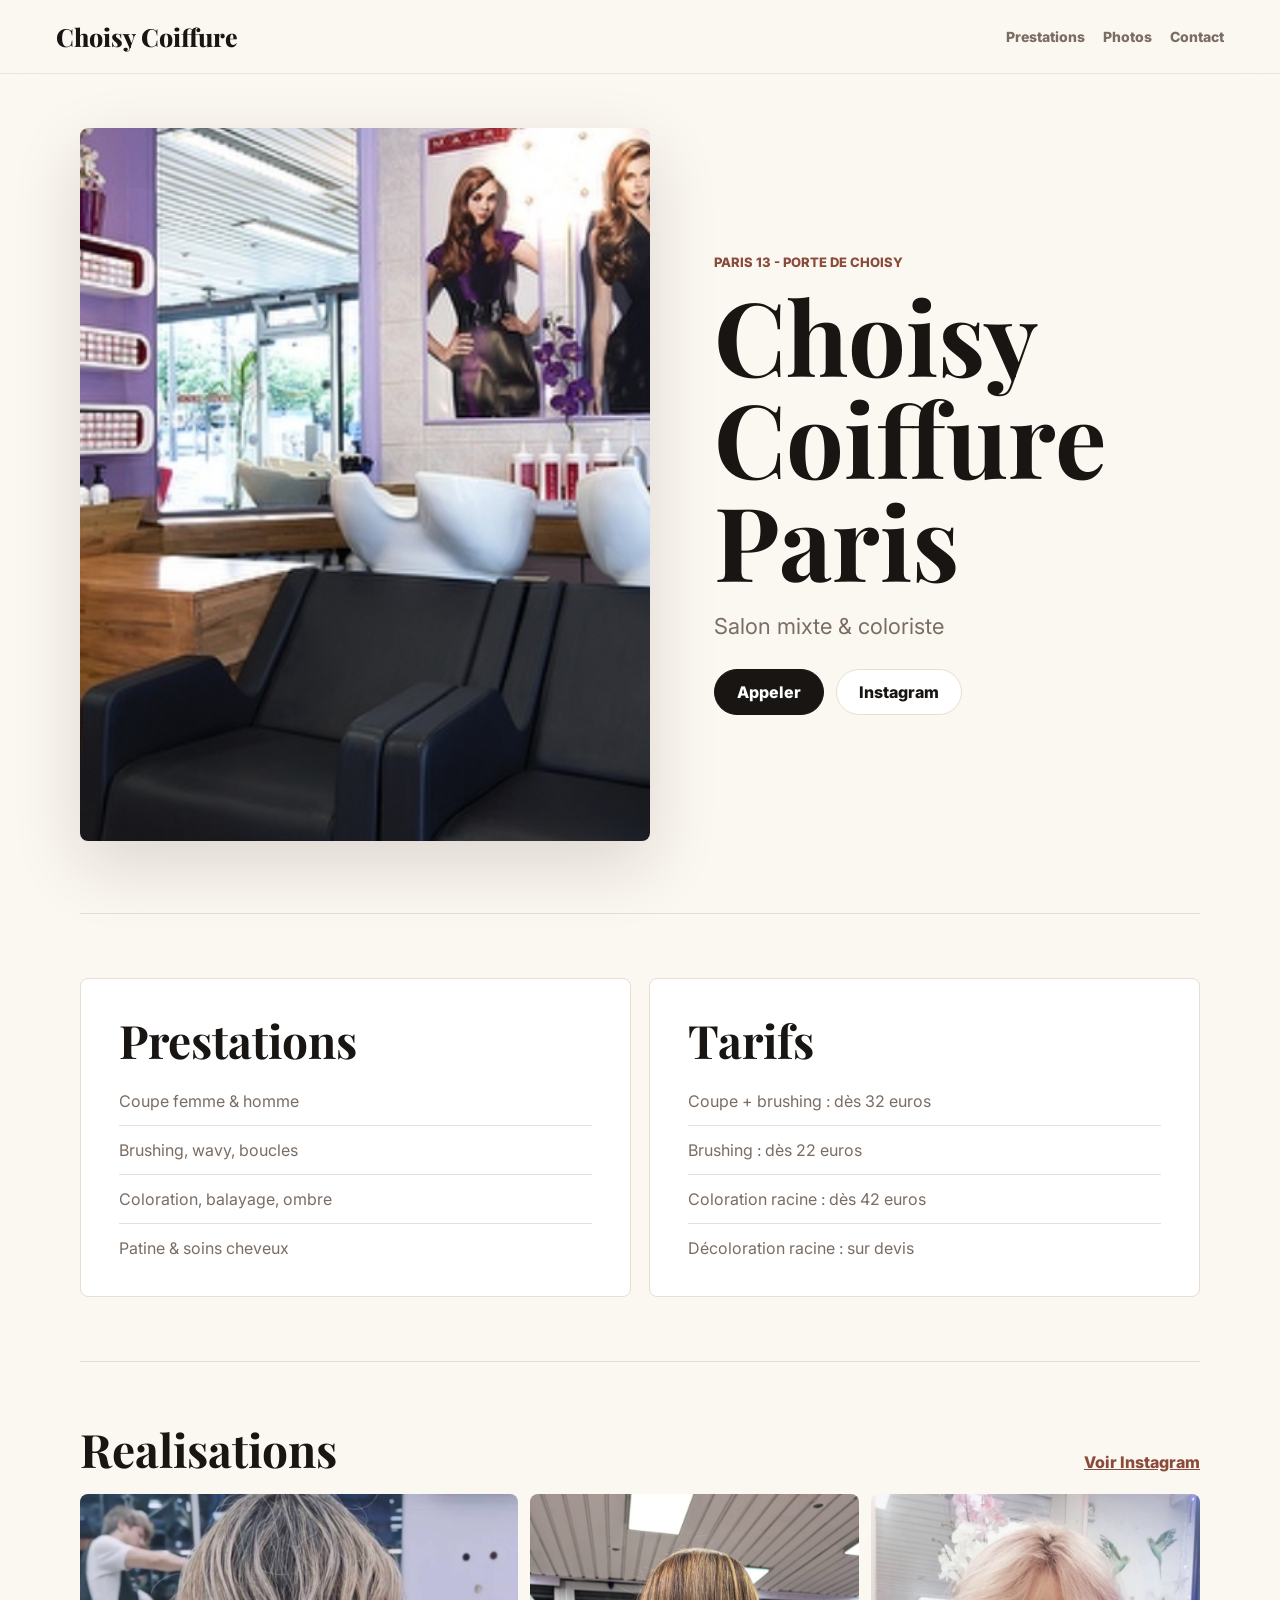
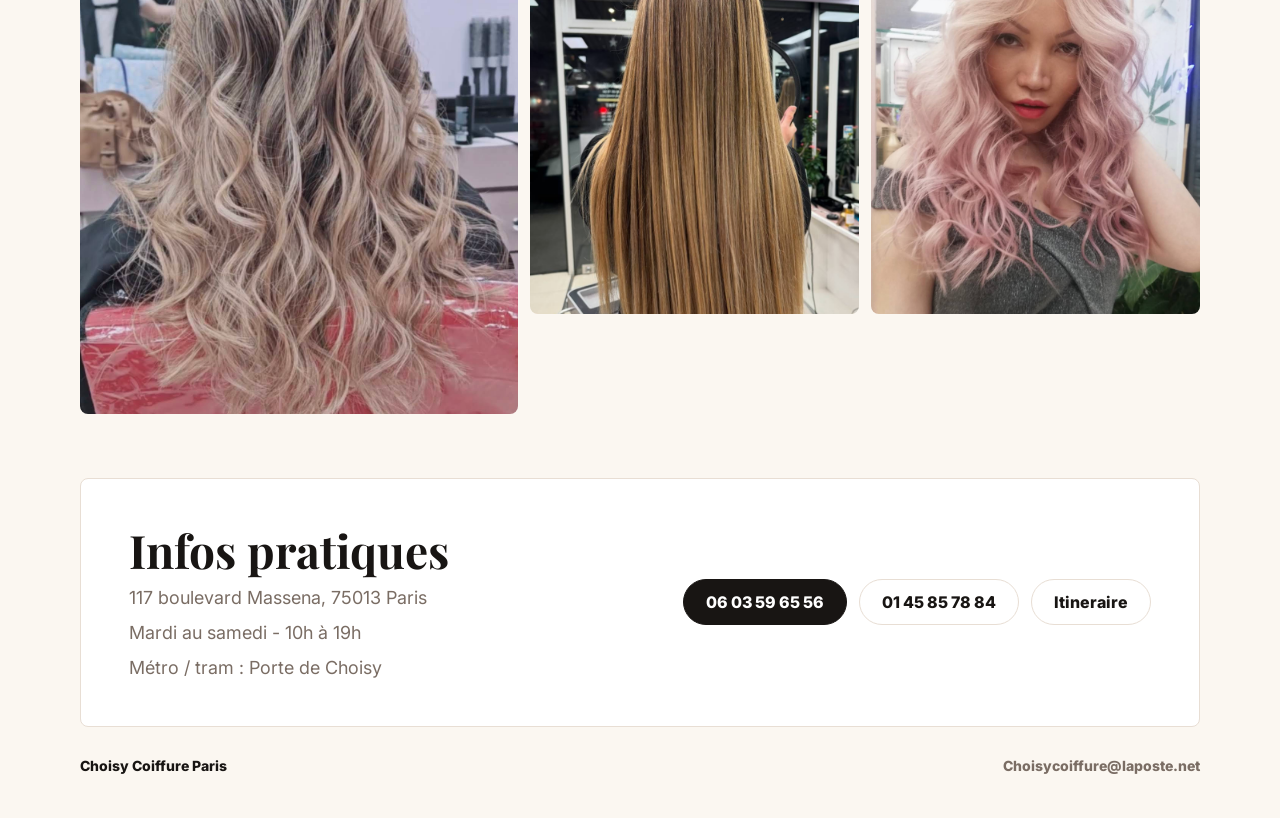
<file: choisy-coiffure-web/index.html>
<!doctype html>
<html lang="fr">

<head>
  <meta charset="utf-8" />
  <meta name="viewport" content="width=device-width, initial-scale=1" />
  <title>Choisy Coiffure Paris</title>
  <meta name="description"
    content="Choisy Coiffure Paris, salon de coiffure mixte et coloriste au 117 boulevard Massena, Paris 13. Rendez-vous par telephone." />
  <meta property="og:title" content="Choisy Coiffure Paris" />
  <meta property="og:description" content="Salon mixte et coloriste à Paris 13. Mardi au samedi, 10h-19h." />
  <meta property="og:type" content="website" />
  <meta name="theme-color" content="#181513" />
  <link rel="preconnect" href="https://fonts.googleapis.com" />
  <link rel="preconnect" href="https://fonts.gstatic.com" crossorigin />
  <link
    href="https://fonts.googleapis.com/css2?family=Inter:wght@400;500;600;700;800&family=Playfair+Display:wght@600;700&display=swap"
    rel="stylesheet" />
  <link rel="stylesheet" href="style.css" />
</head>

<body>
  <header class="topbar">
    <a class="brand" href="#accueil" aria-label="Accueil Choisy Coiffure Paris">Choisy Coiffure</a>
    <nav aria-label="Navigation">
      <a href="#prestations">Prestations</a>
      <a href="#galerie">Photos</a>
      <a href="#contact">Contact</a>
    </nav>
  </header>

  <main id="accueil">
    <section class="hero">
      <img class="hero-image" src="photo1.png" alt="Salon Choisy Coiffure Paris" />
      <div class="hero-text">
        <p>Paris 13 - Porte de Choisy</p>
        <h1>Choisy Coiffure Paris</h1>
        <span>Salon mixte & coloriste</span>
        <div class="actions">
          <a class="button dark" href="tel:+33603596556">Appeler</a>
          <a class="button light" href="https://www.instagram.com/choisy_coffure_paris/" target="_blank"
            rel="noreferrer">Instagram</a>
        </div>
      </div>
    </section>

    <section id="prestations" class="section essentials">
      <article>
        <h2>Prestations</h2>
        <ul>
          <li>Coupe femme & homme</li>
          <li>Brushing, wavy, boucles</li>
          <li>Coloration, balayage, ombre</li>
          <li>Patine & soins cheveux</li>
        </ul>
      </article>
      <article>
        <h2>Tarifs</h2>
        <ul>
          <li>Coupe + brushing : dès 32 euros</li>
          <li>Brushing : dès 22 euros</li>
          <li>Coloration racine : dès 42 euros</li>
          <li>Décoloration racine : sur devis</li>
        </ul>
      </article>
    </section>

    <section id="galerie" class="section gallery-section">
      <div class="section-title">
        <h2>Realisations</h2>
        <a href="https://www.instagram.com/choisy_coffure_paris/" target="_blank" rel="noreferrer">Voir Instagram</a>
      </div>
      <div class="gallery">
        <img src="photo4.png" alt="Realisation coiffure Choisy Coiffure" />
        <img src="photo2.png" alt="Blond realise chez Choisy Coiffure" />
        <img src="photo3.png" alt="Coloration chaude Choisy Coiffure" />
      </div>
    </section>

    <section id="contact" class="section contact">
      <div>
        <h2>Infos pratiques</h2>
        <p>117 boulevard Massena, 75013 Paris</p>
        <p>Mardi au samedi - 10h à 19h</p>
        <p>Métro / tram : Porte de Choisy</p>
      </div>
      <div class="contact-links">
        <a class="button dark" href="tel:+33603596556">06 03 59 65 56</a>
        <a class="button light" href="tel:+33145857884">01 45 85 78 84</a>
        <a class="button light"
          href="https://www.google.com/maps/place/Choisy+Coiffure+Sarl/@48.8195605,2.3617771,17z/data=!3m1!4b1!4m6!3m5!1s0x47e67180a069d8b7:0x5f409fadc4157a53!8m2!3d48.819557!4d2.364352!16s%2Fg%2F1tcywr54?entry=ttu"
          target="_blank" rel="noreferrer">
          Itineraire
        </a>
      </div>
    </section>
  </main>

  <footer>
    <span>Choisy Coiffure Paris</span>
    <a href="mailto:Choisycoiffure@laposte.net">Choisycoiffure@laposte.net</a>
  </footer>
</body>

</html>
</file>
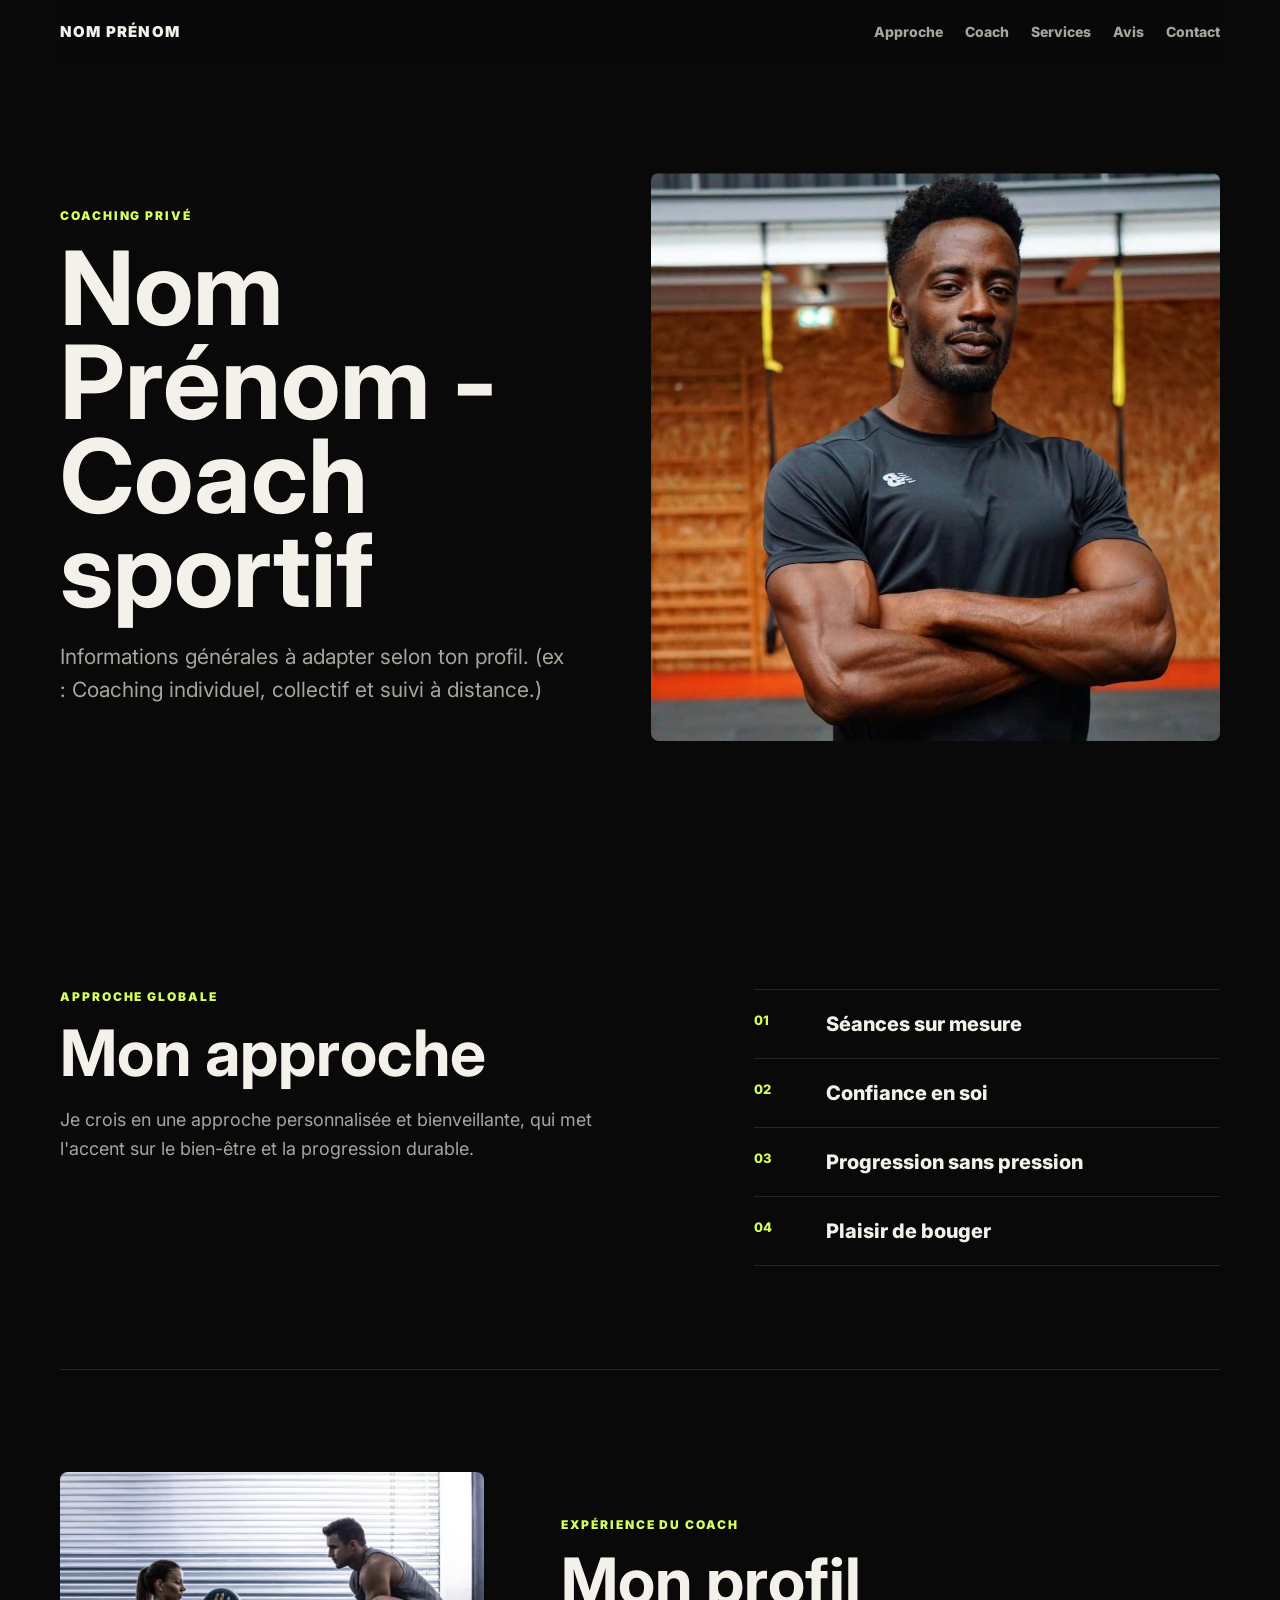
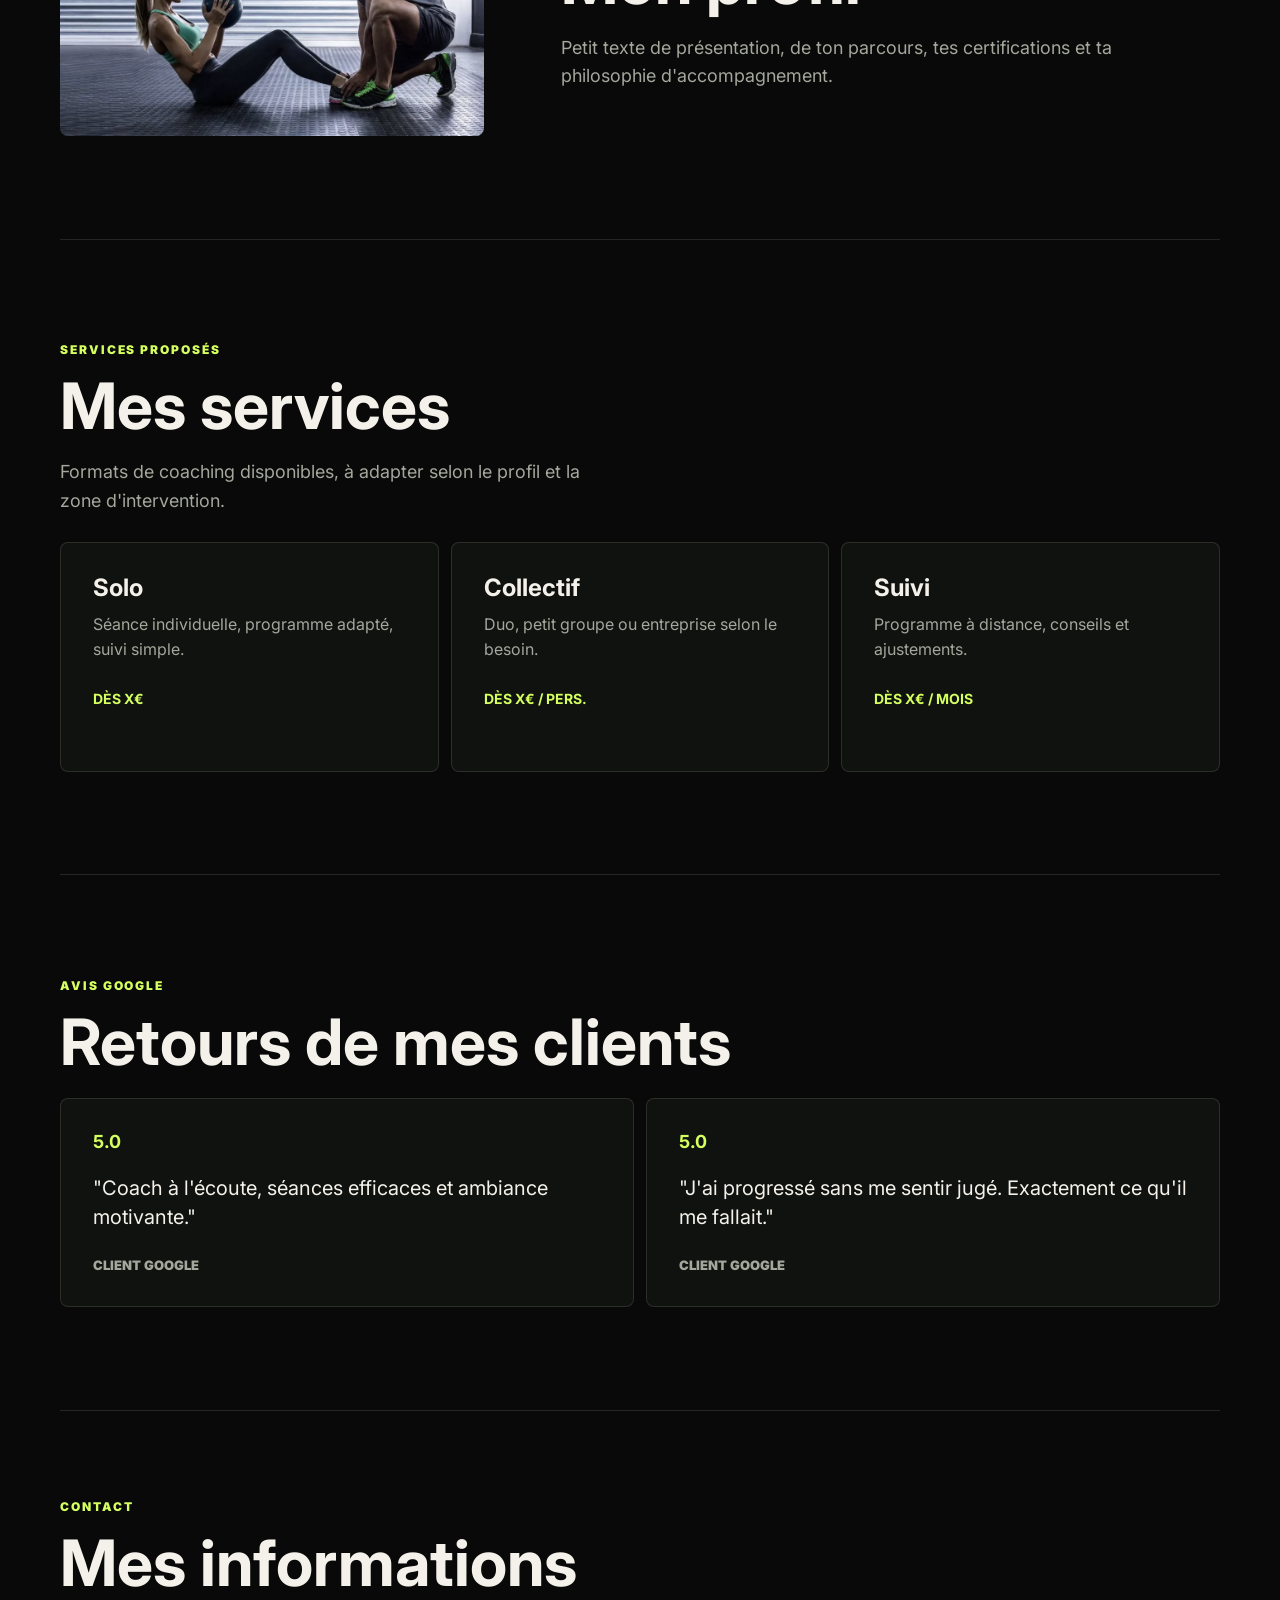
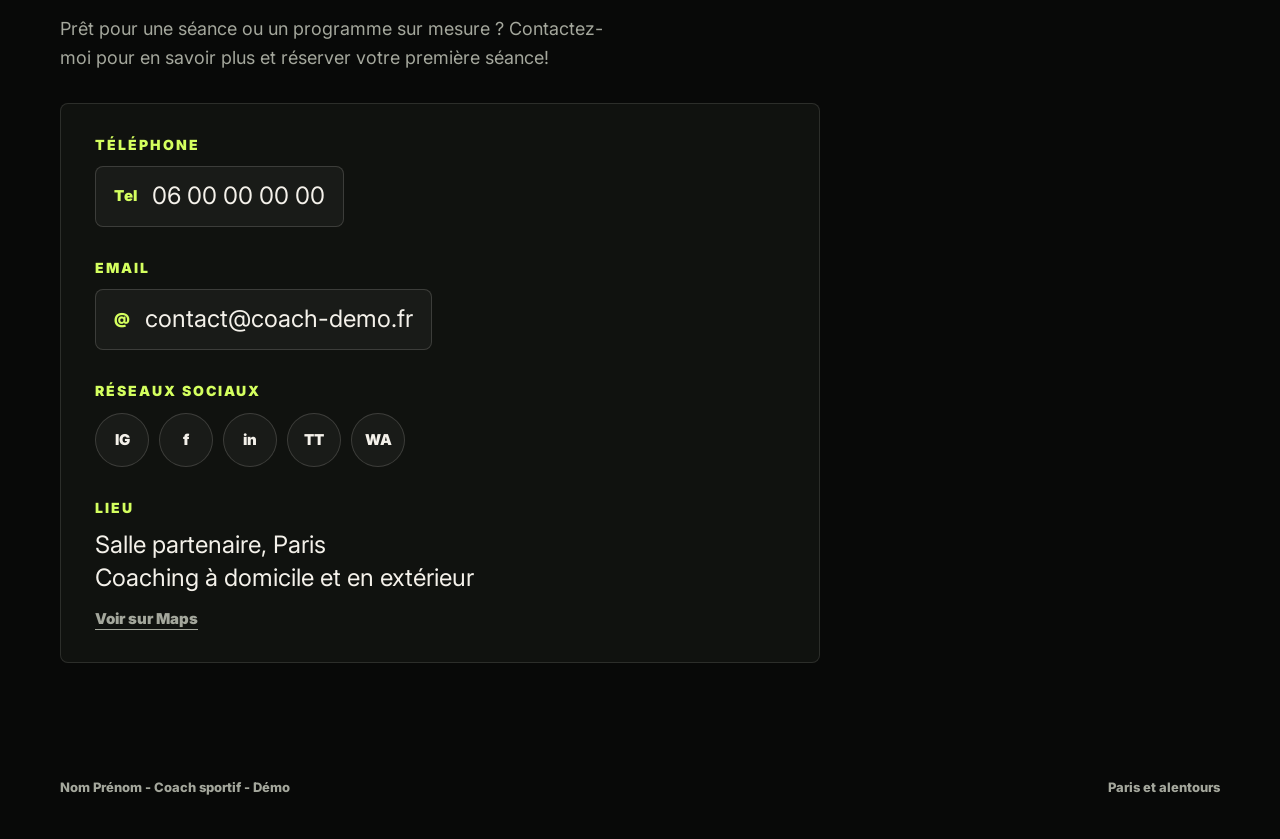
<file: coach-web/index.html>
<!doctype html>
<html lang="fr">

<head>
  <meta charset="utf-8" />
  <meta name="viewport" content="width=device-width, initial-scale=1" />
  <title>Coach Sportif - Démo</title>
  <meta name="description"
    content="Site vitrine sombre et minimaliste pour coach sportif : coaching privé, programmes, tarifs et contact." />
  <meta name="theme-color" content="#080908" />
  <link rel="preconnect" href="https://fonts.googleapis.com" />
  <link rel="preconnect" href="https://fonts.gstatic.com" crossorigin />
  <link href="https://fonts.googleapis.com/css2?family=Inter:wght@400;500;600;700;800;900&display=swap"
    rel="stylesheet" />
  <link rel="preload" href="assets/coach-hero.png" as="image" />
  <link rel="stylesheet" href="style.css" />
</head>

<body>
  <header class="header">
    <a class="brand" href="#accueil">Nom Prénom</a>
    <nav aria-label="Navigation">
      <a href="#approche">Approche</a>
      <a href="#coach">Coach</a>
      <a href="#services">Services</a>
      <a href="#avis">Avis</a>
      <a href="#contact">Contact</a>
    </nav>
  </header>

  <main id="accueil">
    <section class="hero">
      <div class="hero-copy">
        <p class="eyebrow">Coaching privé</p>
        <h1>Nom Prénom - Coach sportif</h1>
        <p class="lead">
          Informations générales à adapter selon ton profil. (ex : Coaching individuel, collectif et suivi à distance.)
        </p>
      </div>

      <div class="hero-media">
        <img src="assets/coach-hero.png" alt="Coach sportif accompagnant une cliente en studio" width="1536"
          height="1024" />
      </div>
    </section>

    <section id="approche" class="section split">
      <div>
        <p class="eyebrow">Approche globale</p>
        <h2>Mon approche</h2>
        <p class="intro-text">
          Je crois en une approche personnalisée et bienveillante, qui met
          l'accent sur le bien-être et la progression durable.
        </p>
      </div>
      <ul>
        <li><span>01</span>Séances sur mesure</li>
        <li><span>02</span>Confiance en soi</li>
        <li><span>03</span>Progression sans pression</li>
        <li><span>04</span>Plaisir de bouger</li>
      </ul>
    </section>

    <section id="coach" class="section coach">
      <div class="coach-photo">
        <img src="assets/image.png" alt="Portrait du coach sportif" width="1536" height="1024" />
      </div>
      <div>
        <p class="eyebrow">Expérience du coach</p>
        <h2> Mon profil </h2>
        <p>
          Petit texte de présentation, de ton parcours, tes certifications et ta philosophie d'accompagnement.
        </p>
      </div>
    </section>

    <section id="services" class="section">
      <div class="section-title">
        <p class="eyebrow">Services proposés</p>
        <h2>Mes services</h2>
        <p class="intro-text">Formats de coaching disponibles, à adapter selon le profil et la zone d'intervention.</p>
      </div>

      <div class="cards">
        <article>
          <h3>Solo</h3>
          <p>Séance individuelle, programme adapté, suivi simple.</p>
          <strong>dès X€</strong>
        </article>
        <article>
          <h3>Collectif</h3>
          <p>Duo, petit groupe ou entreprise selon le besoin.</p>
          <strong>dès X€ / pers.</strong>
        </article>
        <article>
          <h3>Suivi</h3>
          <p>Programme à distance, conseils et ajustements.</p>
          <strong>dès X€ / mois</strong>
        </article>
      </div>
    </section>

    <section id="avis" class="section">
      <div class="section-title">
        <p class="eyebrow">Avis Google</p>
        <h2>Retours de mes clients</h2>
      </div>
      <div class="reviews">
        <article>
          <strong>5.0</strong>
          <p>"Coach à l'écoute, séances efficaces et ambiance motivante."</p>
          <span>Client Google</span>
        </article>
        <article>
          <strong>5.0</strong>
          <p>"J'ai progressé sans me sentir jugé. Exactement ce qu'il me fallait."</p>
          <span>Client Google</span>
        </article>
      </div>
    </section>

    <section id="contact" class="contact">
      <div>
        <p class="eyebrow">Contact</p>
        <h2>Mes informations</h2>
        <p class="intro-text">Prêt pour une séance ou un programme sur mesure ? Contactez-moi pour en savoir plus et
          réserver votre
          première séance!</p>
      </div>
      <div class="info-card">
        <div class="info-group">
          <h3>Téléphone</h3>
          <a class="info-line" href="tel:+33600000000">
            <span>Tel</span>
            06 00 00 00 00
          </a>
        </div>

        <div class="info-group">
          <h3>Email</h3>
          <a class="info-line" href="mailto:contact@coach-demo.fr">
            <span>@</span>
            contact@coach-demo.fr
          </a>
        </div>

        <div class="info-group">
          <h3>Réseaux sociaux</h3>
          <div class="social-links" aria-label="Réseaux sociaux">
            <a href="https://www.instagram.com/" target="_blank" rel="noreferrer" aria-label="Instagram">IG</a>
            <a href="https://www.facebook.com/" target="_blank" rel="noreferrer" aria-label="Facebook">f</a>
            <a href="https://www.linkedin.com/" target="_blank" rel="noreferrer" aria-label="LinkedIn">in</a>
            <a href="https://www.tiktok.com/" target="_blank" rel="noreferrer" aria-label="TikTok">TT</a>
            <a href="https://wa.me/33600000000" target="_blank" rel="noreferrer" aria-label="WhatsApp">WA</a>
          </div>
        </div>

        <div class="info-group">
          <h3>Lieu</h3>
          <p>
            Salle partenaire, Paris<br />
            Coaching à domicile et en extérieur
          </p>
          <a class="map-link" href="https://www.google.com/maps" target="_blank" rel="noreferrer">Voir sur Maps</a>
        </div>
      </div>
    </section>
  </main>

  <footer>
    <span>Nom Prénom - Coach sportif - Démo</span>
    <span>Paris et alentours</span>
  </footer>
</body>

</html>
</file>
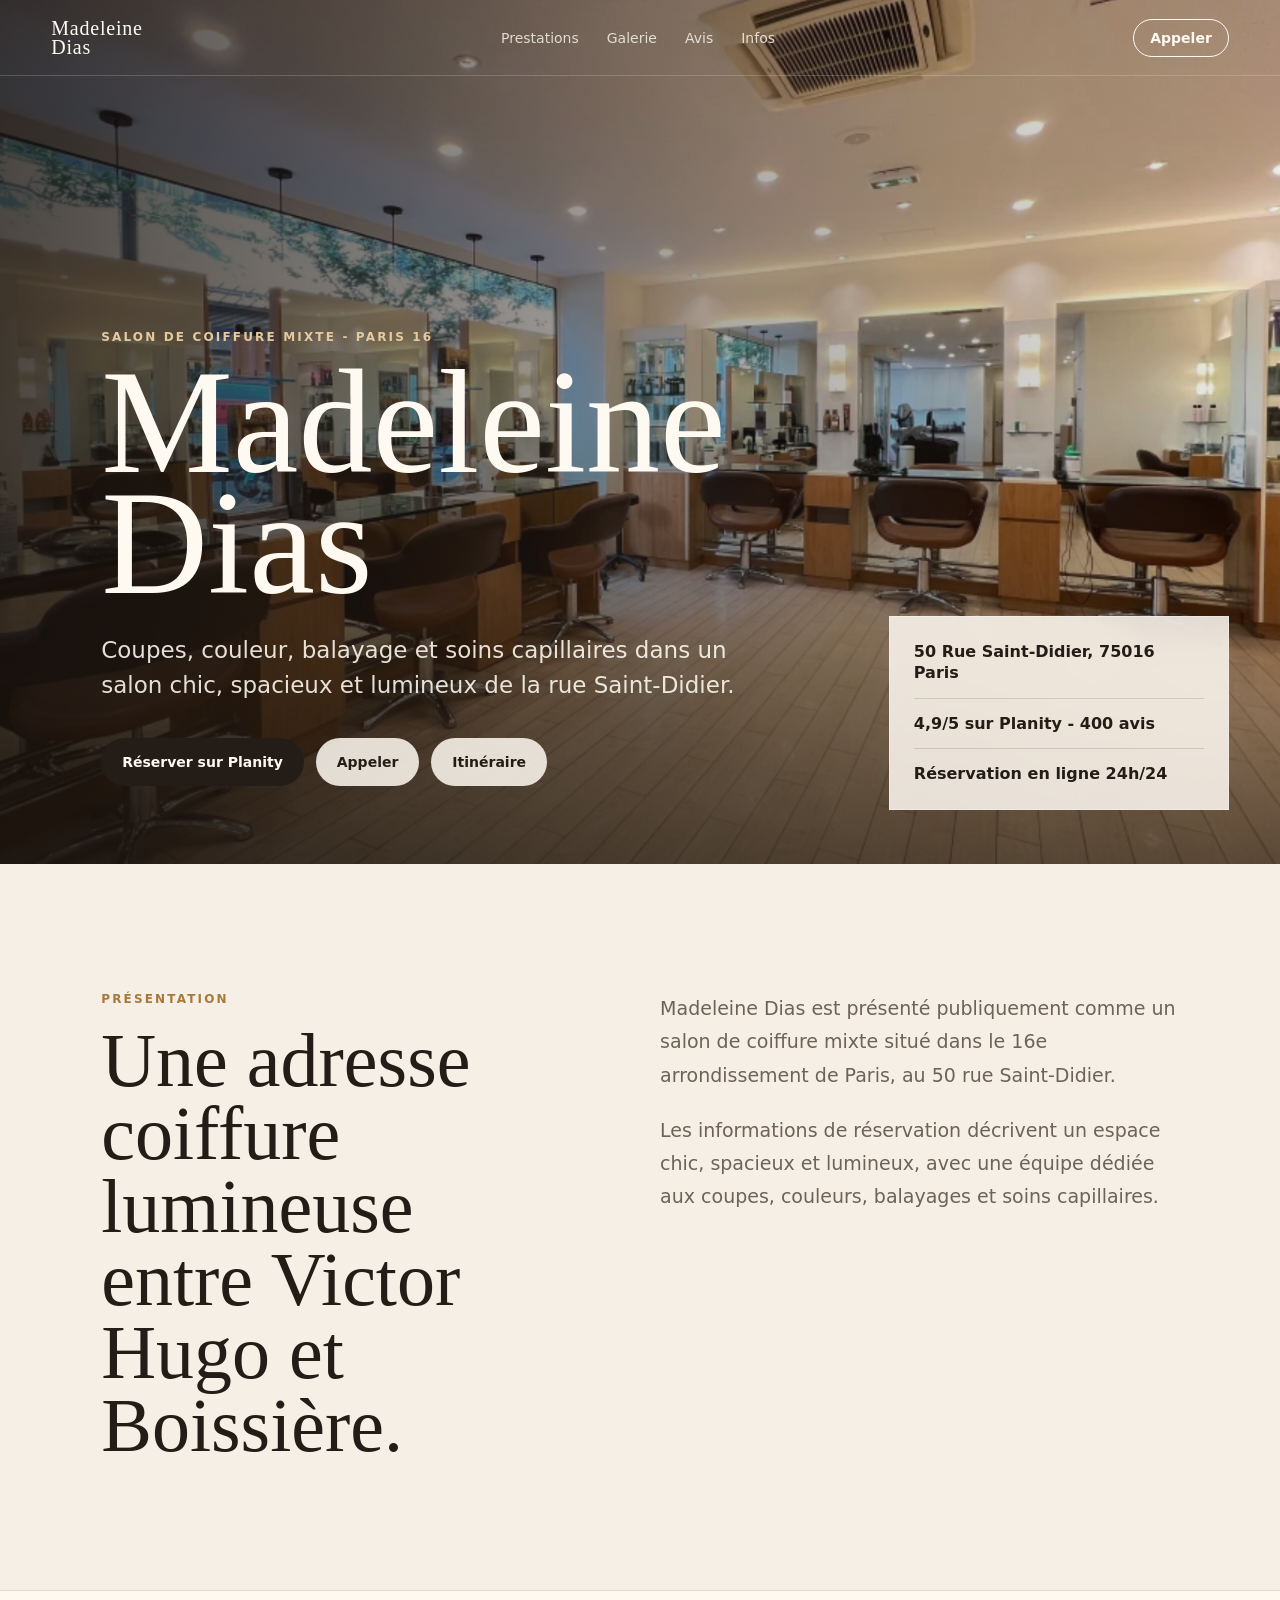
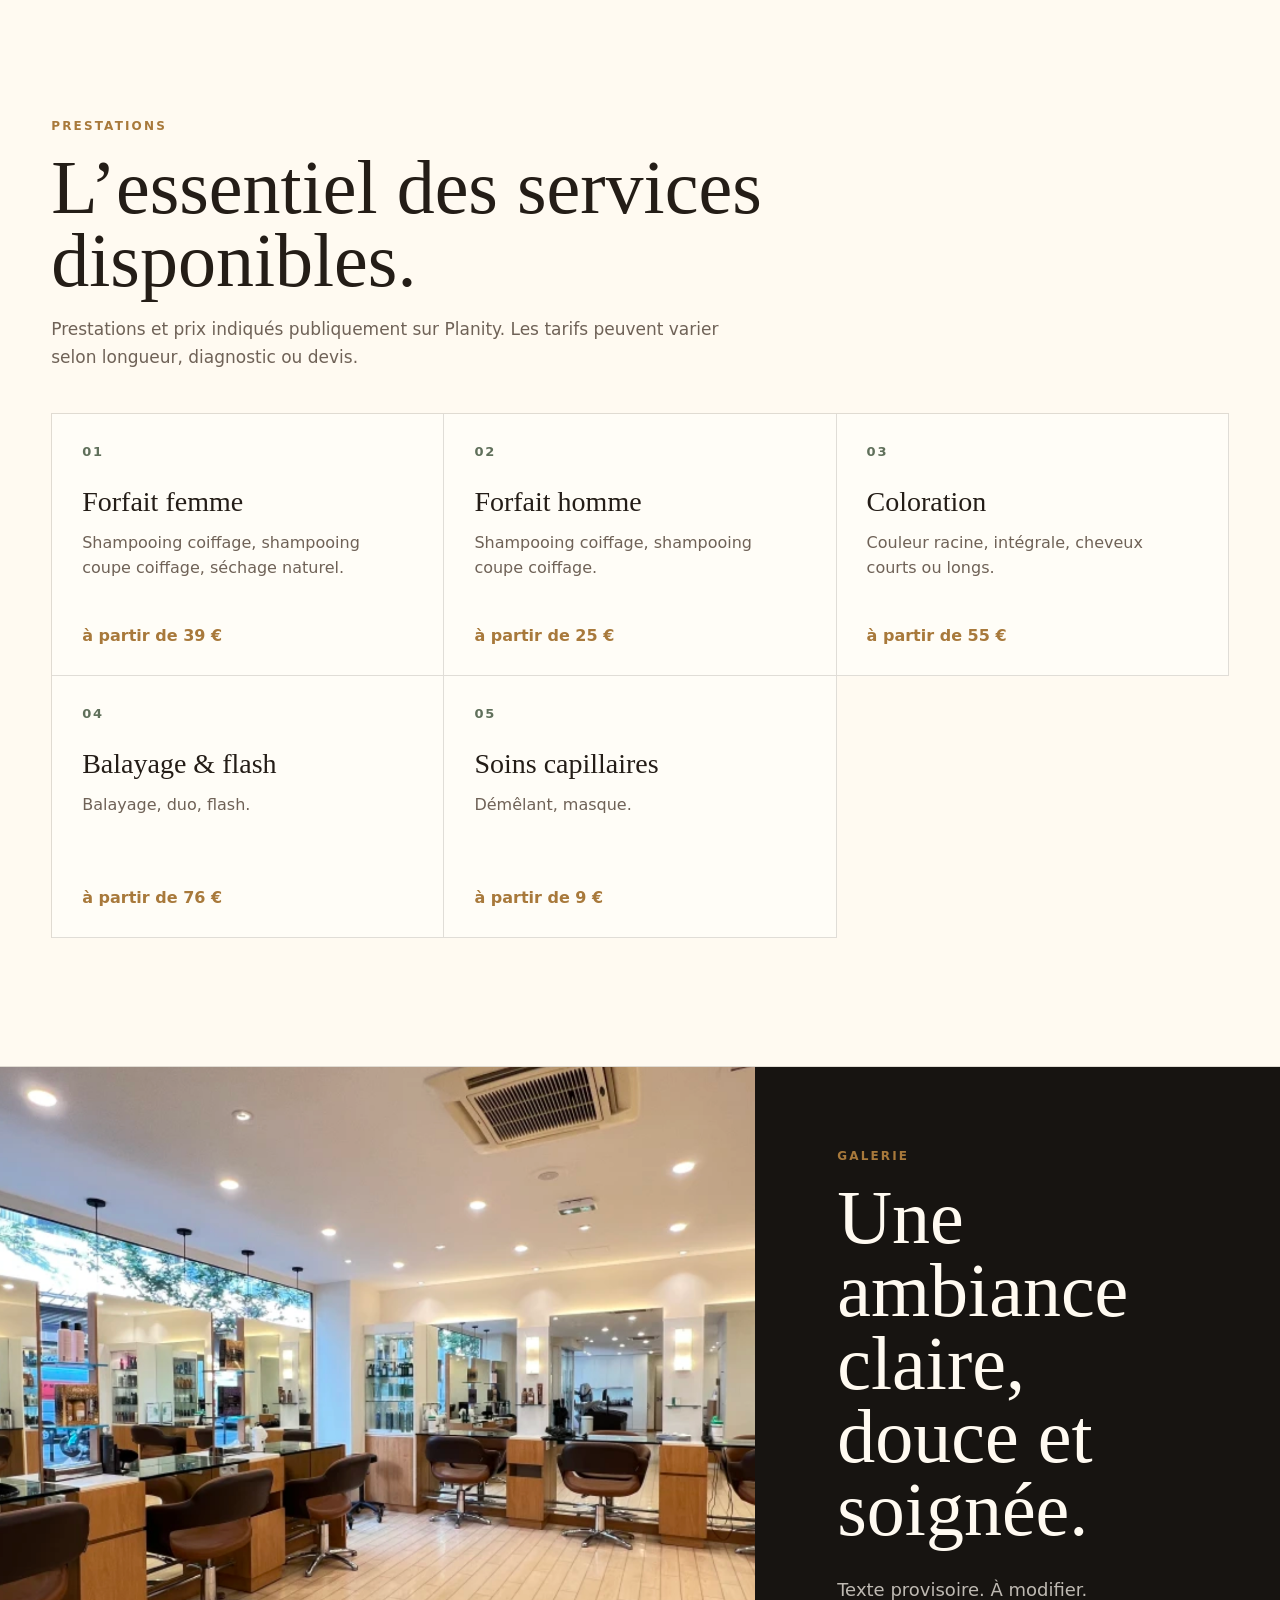
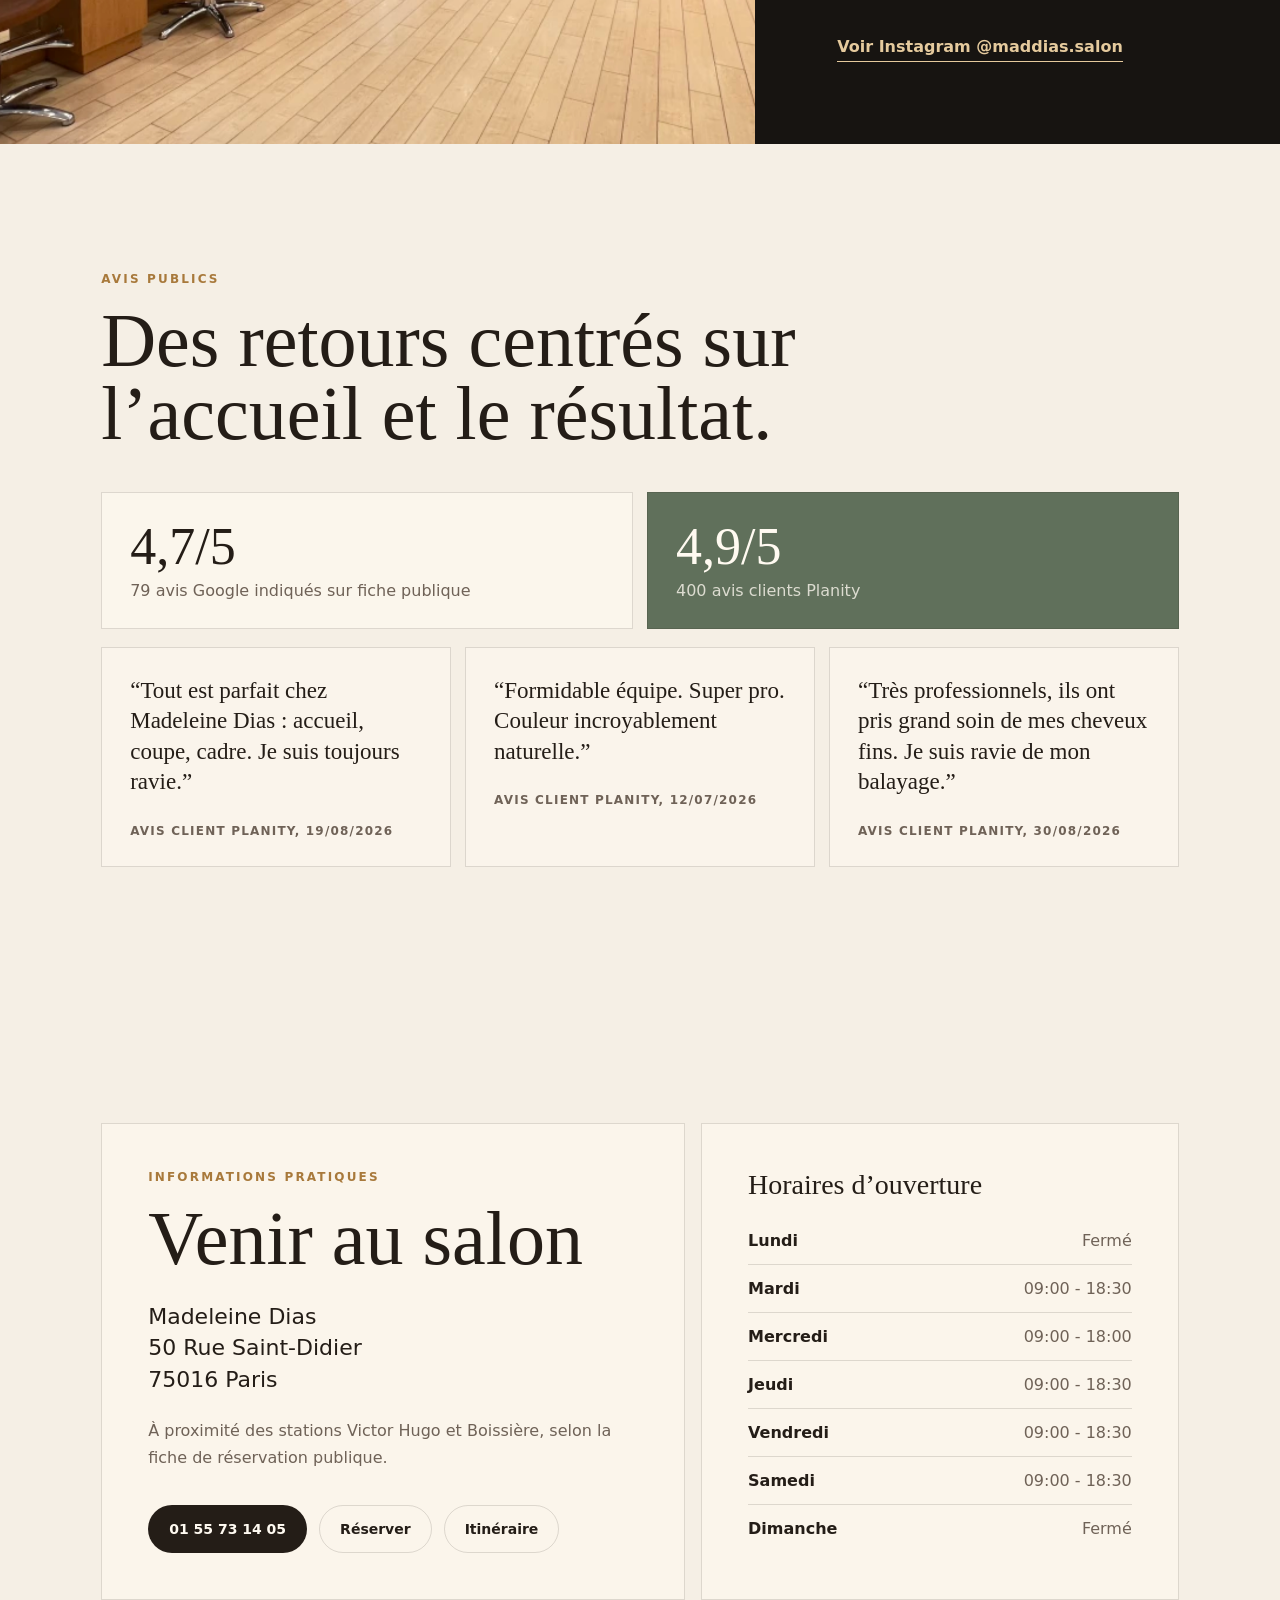
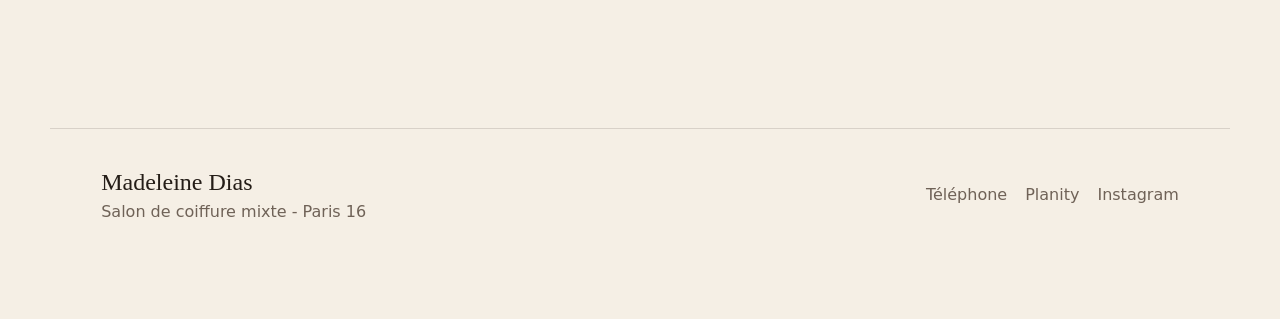
<file: madeleine-coiffure-web/index.html>
<!doctype html>
<html lang="fr">

<head>
    <meta charset="UTF-8" />
    <meta name="viewport" content="width=device-width, initial-scale=1.0" />
    <title>Madeleine Dias - Salon de coiffure à Paris 16</title>
    <meta name="description"
        content="Site vitrine de Madeleine Dias, salon de coiffure mixte au 50 rue Saint-Didier à Paris 16. Coupes, couleur, balayage, soins, réservation Planity et itinéraire." />
    <link rel="icon" href="assets/favicon.svg" type="image/svg+xml" />
    <link rel="preload" href="assets/salon-madeleine-dias.png" as="image" />
    <link rel="stylesheet" href="styles.css" />
</head>

<body>
    <header class="site-header" data-header>
        <a class="brand" href="#accueil" aria-label="Madeleine Dias, accueil">
            <span>Madeleine</span>
            <span>Dias</span>
        </a>

        <nav class="main-nav" aria-label="Navigation principale">
            <a href="#prestations">Prestations</a>
            <a href="#galerie">Galerie</a>
            <a href="#avis">Avis</a>
            <a href="#infos">Infos</a>
        </nav>

        <a class="header-action" href="tel:+33155731405">Appeler</a>
    </header>

    <main>
        <section class="hero" id="accueil" aria-labelledby="hero-title">
            <div class="hero-media" aria-hidden="true">
                <img src="assets/salon-madeleine-dias.png" alt="" width="1536" height="1024" />
            </div>
            <div class="hero-shade" aria-hidden="true"></div>

            <div class="hero-content">
                <p class="eyebrow">Salon de coiffure mixte - Paris 16</p>
                <h1 id="hero-title">Madeleine Dias</h1>
                <p class="hero-lead">
                    Coupes, couleur, balayage et soins capillaires dans un salon chic,
                    spacieux et lumineux de la rue Saint-Didier.
                </p>
                <div class="hero-actions" aria-label="Actions principales">
                    <a class="btn btn-primary" href="https://www.planity.com/madeleine-coiffure-75016-paris">
                        Réserver sur Planity
                    </a>
                    <a class="btn btn-light" href="tel:+33155731405">Appeler</a>
                    <a class="btn btn-light"
                        href="https://www.google.com/maps/place/Madeleine+Dias/@48.8669334,2.2841002,17z/data=!4m15!1m8!3m7!1s0x47e66ffa050358f5:0x3fd8552a7e95adaa!2sMadeleine+Dias!8m2!3d48.8670132!4d2.2841836!10e5!16s%2Fg%2F1tslj0ky!3m5!1s0x47e66ffa050358f5:0x3fd8552a7e95adaa!8m2!3d48.8670132!4d2.2841836!16s%2Fg%2F1tslj0ky">
                        Itinéraire
                    </a>
                </div>
            </div>

            <aside class="hero-card" aria-label="Informations rapides">
                <p>50 Rue Saint-Didier, 75016 Paris</p>
                <p>4,9/5 sur Planity - 400 avis</p>
                <p>Réservation en ligne 24h/24</p>
            </aside>
        </section>

        <section class="intro section" aria-labelledby="presentation-title">
            <div>
                <p class="eyebrow">Présentation</p>
                <h2 id="presentation-title">
                    Une adresse coiffure lumineuse entre Victor Hugo et Boissière.
                </h2>
            </div>
            <div class="intro-copy">
                <p>
                    Madeleine Dias est présenté publiquement comme un salon de coiffure
                    mixte situé dans le 16e arrondissement de Paris, au 50 rue
                    Saint-Didier.
                </p>
                <p>
                    Les informations de réservation décrivent un espace chic, spacieux
                    et lumineux, avec une équipe dédiée aux coupes, couleurs, balayages
                    et soins capillaires.
                </p>
            </div>
        </section>

        <section class="section services" id="prestations" aria-labelledby="services-title">
            <div class="section-heading">
                <p class="eyebrow">Prestations</p>
                <h2 id="services-title">L’essentiel des services disponibles.</h2>
                <p>
                    Prestations et prix indiqués publiquement sur Planity. Les tarifs
                    peuvent varier selon longueur, diagnostic ou devis.
                </p>
            </div>

            <div class="service-list">
                <article>
                    <span>01</span>
                    <h3>Forfait femme</h3>
                    <p>Shampooing coiffage, shampooing coupe coiffage, séchage naturel.</p>
                    <strong>à partir de 39 €</strong>
                </article>
                <article>
                    <span>02</span>
                    <h3>Forfait homme</h3>
                    <p>Shampooing coiffage, shampooing coupe coiffage.</p>
                    <strong>à partir de 25 €</strong>
                </article>
                <article>
                    <span>03</span>
                    <h3>Coloration</h3>
                    <p>Couleur racine, intégrale, cheveux courts ou longs.</p>
                    <strong>à partir de 55 €</strong>
                </article>
                <article>
                    <span>04</span>
                    <h3>Balayage & flash</h3>
                    <p>Balayage, duo, flash.</p>
                    <strong>à partir de 76 €</strong>
                </article>
                <article>
                    <span>05</span>
                    <h3>Soins capillaires</h3>
                    <p>Démêlant, masque.</p>
                    <strong>à partir de 9 €</strong>
                </article>
            </div>
        </section>

        <section class="gallery" id="galerie" aria-labelledby="gallery-title">
            <div class="gallery-photo">
                <img src="assets/salon-madeleine-dias.png"
                    alt="Image d’ambiance originale inspirée d’un salon de coiffure parisien lumineux" width="1536"
                    height="1024" />
            </div>
            <div class="gallery-copy">
                <p class="eyebrow">Galerie</p>
                <h2 id="gallery-title">Une ambiance claire, douce et soignée.</h2>
                <p>
                    Texte provisoire. À modifier.
                </p>
                <a class="text-link" href="https://www.instagram.com/maddias.salon/">
                    Voir Instagram @maddias.salon
                </a>
            </div>
        </section>

        <section class="section reviews" id="avis" aria-labelledby="reviews-title">
            <div class="section-heading">
                <p class="eyebrow">Avis publics</p>
                <h2 id="reviews-title">Des retours centrés sur l’accueil et le résultat.</h2>
            </div>

            <div class="ratings">
                <div>
                    <strong>4,7/5</strong>
                    <span>79 avis Google indiqués sur fiche publique</span>
                </div>
                <div>
                    <strong>4,9/5</strong>
                    <span>400 avis clients Planity</span>
                </div>
            </div>

            <div class="quote-grid">
                <blockquote>
                    <p>
                        “Tout est parfait chez Madeleine Dias : accueil, coupe, cadre. Je
                        suis toujours ravie.”
                    </p>
                    <cite>Avis client Planity, 19/08/2026</cite>
                </blockquote>
                <blockquote>
                    <p>
                        “Formidable équipe. Super pro. Couleur incroyablement naturelle.”
                    </p>
                    <cite>Avis client Planity, 12/07/2026</cite>
                </blockquote>
                <blockquote>
                    <p>
                        “Très professionnels, ils ont pris grand soin de mes cheveux fins.
                        Je suis ravie de mon balayage.”
                    </p>
                    <cite>Avis client Planity, 30/08/2026</cite>
                </blockquote>
            </div>
        </section>

        <section class="section practical" id="infos" aria-labelledby="infos-title">
            <div class="practical-main">
                <p class="eyebrow">Informations pratiques</p>
                <h2 id="infos-title">Venir au salon</h2>
                <address>
                    Madeleine Dias<br />
                    50 Rue Saint-Didier<br />
                    75016 Paris
                </address>
                <p>
                    À proximité des stations Victor Hugo et Boissière, selon la fiche
                    de réservation publique.
                </p>
                <div class="practical-actions">
                    <a class="btn btn-primary" href="tel:+33155731405">01 55 73 14 05</a>
                    <a class="btn btn-outline" href="https://www.planity.com/madeleine-coiffure-75016-paris">
                        Réserver
                    </a>
                    <a class="btn btn-outline"
                        href="https://www.google.com/maps/place/Madeleine+Dias/@48.8669334,2.2841002,17z/data=!4m15!1m8!3m7!1s0x47e66ffa050358f5:0x3fd8552a7e95adaa!2sMadeleine+Dias!8m2!3d48.8670132!4d2.2841836!10e5!16s%2Fg%2F1tslj0ky!3m5!1s0x47e66ffa050358f5:0x3fd8552a7e95adaa!8m2!3d48.8670132!4d2.2841836!16s%2Fg%2F1tslj0ky">
                        Itinéraire
                    </a>
                </div>
            </div>

            <div class="hours">
                <h3>Horaires d’ouverture</h3>
                <dl>
                    <div>
                        <dt>Lundi</dt>
                        <dd>Fermé</dd>
                    </div>
                    <div>
                        <dt>Mardi</dt>
                        <dd>09:00 - 18:30</dd>
                    </div>
                    <div>
                        <dt>Mercredi</dt>
                        <dd>09:00 - 18:00</dd>
                    </div>
                    <div>
                        <dt>Jeudi</dt>
                        <dd>09:00 - 18:30</dd>
                    </div>
                    <div>
                        <dt>Vendredi</dt>
                        <dd>09:00 - 18:30</dd>
                    </div>
                    <div>
                        <dt>Samedi</dt>
                        <dd>09:00 - 18:30</dd>
                    </div>
                    <div>
                        <dt>Dimanche</dt>
                        <dd>Fermé</dd>
                    </div>
                </dl>
            </div>
        </section>
    </main>

    <footer class="site-footer">
        <div>
            <strong>Madeleine Dias</strong>
            <p>Salon de coiffure mixte - Paris 16</p>
        </div>
        <nav aria-label="Liens utiles">
            <a href="tel:+33155731405">Téléphone</a>
            <a href="https://www.planity.com/madeleine-coiffure-75016-paris">Planity</a>
            <a href="https://www.instagram.com/maddias.salon/">Instagram</a>
        </nav>
    </footer>

    <div class="mobile-actions" aria-label="Actions rapides mobiles">
        <a href="tel:+33155731405">Appeler</a>
        <a href="https://www.planity.com/madeleine-coiffure-75016-paris">Réserver</a>
        <a
            href="https://www.google.com/maps/place/Madeleine+Dias/@48.8669334,2.2841002,17z/data=!4m15!1m8!3m7!1s0x47e66ffa050358f5:0x3fd8552a7e95adaa!2sMadeleine+Dias!8m2!3d48.8670132!4d2.2841836!10e5!16s%2Fg%2F1tslj0ky!3m5!1s0x47e66ffa050358f5:0x3fd8552a7e95adaa!8m2!3d48.8670132!4d2.2841836!16s%2Fg%2F1tslj0ky">Itinéraire</a>
    </div>

    <script src="script.js"></script>
</body>

</html>
</file>
<file: choisy-coiffure-web/style.css>
:root {
  --ink: #181513;
  --muted: #7a6d64;
  --paper: #fbf7f1;
  --card: #fff;
  --line: #e8ded4;
  --accent: #8a4b3b;
  --soft: #efe1d5;
  --max: 1120px;
}

* {
  box-sizing: border-box;
}

html {
  scroll-behavior: smooth;
}

body {
  margin: 0;
  color: var(--ink);
  background: var(--paper);
  font-family: Inter, Arial, sans-serif;
}

a {
  color: inherit;
}

.topbar {
  position: sticky;
  top: 0;
  z-index: 10;
  display: flex;
  align-items: center;
  justify-content: space-between;
  gap: 20px;
  padding: 20px clamp(18px, 5vw, 56px);
  background: rgba(251, 247, 241, 0.9);
  border-bottom: 1px solid rgba(232, 222, 212, 0.78);
  backdrop-filter: blur(14px);
}

.brand,
nav a,
.button,
footer a {
  text-decoration: none;
  font-weight: 800;
}

.brand {
  font-family: "Playfair Display", Georgia, serif;
  font-size: 25px;
}

nav {
  display: flex;
  gap: 18px;
  color: var(--muted);
  font-size: 14px;
}

.hero,
.section,
footer {
  width: min(var(--max), calc(100% - 36px));
  margin-inline: auto;
}

.hero {
  display: grid;
  grid-template-columns: 1.08fr 0.92fr;
  gap: clamp(24px, 5vw, 70px);
  align-items: center;
  padding: 54px 0 72px;
}

.hero-image {
  width: 100%;
  aspect-ratio: 4 / 5;
  object-fit: cover;
  border-radius: 8px;
  box-shadow: 0 24px 70px rgba(40, 24, 16, 0.14);
}

.hero-text p {
  margin: 0 0 14px;
  color: var(--accent);
  font-size: 13px;
  font-weight: 800;
  text-transform: uppercase;
}

h1,
h2 {
  margin: 0;
  font-family: "Playfair Display", Georgia, serif;
  line-height: 1;
}

h1 {
  max-width: 560px;
  font-size: clamp(56px, 8vw, 112px);
}

h2 {
  font-size: clamp(30px, 4vw, 46px);
}

.hero-text span {
  display: block;
  margin-top: 22px;
  color: var(--muted);
  font-size: 22px;
}

.actions,
.contact-links {
  display: flex;
  flex-wrap: wrap;
  gap: 12px;
  margin-top: 30px;
}

.button {
  display: inline-flex;
  min-height: 46px;
  align-items: center;
  justify-content: center;
  padding: 0 22px;
  border: 1px solid var(--line);
  border-radius: 999px;
}

.button.dark {
  color: #fff;
  background: var(--ink);
  border-color: var(--ink);
}

.button.light {
  background: var(--card);
}

.section {
  padding: 64px 0;
  border-top: 1px solid var(--line);
}

.essentials {
  display: grid;
  grid-template-columns: repeat(2, minmax(0, 1fr));
  gap: 18px;
}

.essentials article,
.contact {
  border-radius: 8px;
  background: var(--card);
  border: 1px solid var(--line);
}

.essentials article {
  padding: clamp(24px, 4vw, 38px);
}

ul {
  display: grid;
  gap: 14px;
  margin: 28px 0 0;
  padding: 0;
  list-style: none;
  color: var(--muted);
}

li {
  padding-bottom: 14px;
  border-bottom: 1px solid var(--line);
}

li:last-child {
  padding-bottom: 0;
  border-bottom: 0;
}

.section-title {
  display: flex;
  align-items: end;
  justify-content: space-between;
  gap: 18px;
  margin-bottom: 22px;
}

.section-title a {
  color: var(--accent);
  font-weight: 800;
}

.gallery {
  display: grid;
  grid-template-columns: 1.2fr 0.9fr 0.9fr;
  gap: 12px;
}

.gallery img {
  width: 100%;
  height: 420px;
  object-fit: cover;
  border-radius: 8px;
  background: var(--soft);
}

.gallery img:first-child {
  height: 520px;
}

.contact {
  display: grid;
  grid-template-columns: 1fr auto;
  gap: 24px;
  align-items: center;
  padding: clamp(26px, 5vw, 48px);
}

.contact p {
  margin: 14px 0 0;
  color: var(--muted);
  font-size: 18px;
}

.contact-links {
  justify-content: flex-end;
  margin-top: 0;
}

footer {
  display: flex;
  justify-content: space-between;
  gap: 18px;
  padding: 30px 0 44px;
  color: var(--muted);
  font-size: 14px;
}

footer span {
  font-weight: 800;
  color: var(--ink);
}

@media (max-width: 820px) {
  .topbar {
    align-items: flex-start;
    flex-direction: column;
  }

  nav {
    width: 100%;
    justify-content: space-between;
  }

  .hero,
  .essentials,
  .contact {
    grid-template-columns: 1fr;
  }

  .hero {
    padding-top: 32px;
  }

  .hero-image {
    aspect-ratio: 16 / 12;
  }

  .gallery {
    grid-template-columns: 1fr;
  }

  .gallery img,
  .gallery img:first-child {
    height: 340px;
  }

  .contact-links {
    justify-content: flex-start;
  }
}

@media (max-width: 520px) {
  nav {
    gap: 12px;
    font-size: 13px;
  }

  h1 {
    font-size: 52px;
  }

  .actions,
  .contact-links,
  footer {
    display: grid;
  }

  .button {
    width: 100%;
  }
}
</file>
<file: coach-web/style.css>
:root {
  --bg: #080908;
  --panel: #10120f;
  --text: #f4f1ea;
  --muted: #a4a79c;
  --line: rgba(244, 241, 234, 0.12);
  --accent: #d4ff5f;
  --max: 1160px;
}

* {
  box-sizing: border-box;
}

html {
  scroll-behavior: smooth;
}

body {
  margin: 0;
  color: var(--text);
  background: var(--bg);
  font-family: Inter, Arial, sans-serif;
}

img {
  display: block;
  max-width: 100%;
}

a {
  color: inherit;
  text-decoration: none;
}

.header,
.hero,
.section,
.contact,
footer {
  width: min(var(--max), calc(100% - 36px));
  margin-inline: auto;
}

.header {
  position: sticky;
  top: 0;
  z-index: 10;
  display: flex;
  align-items: center;
  justify-content: space-between;
  gap: 20px;
  padding: 22px 0;
  background: rgba(8, 9, 8, 0.86);
  backdrop-filter: blur(16px);
}

.brand {
  font-size: 15px;
  font-weight: 900;
  letter-spacing: 0.08em;
  text-transform: uppercase;
}

nav {
  flex-wrap: wrap;
  justify-content: flex-end;
  display: flex;
  gap: 16px 22px;
  color: var(--muted);
  font-size: 14px;
  font-weight: 800;
}

nav a:hover {
  color: var(--text);
}

.hero {
  display: grid;
  grid-template-columns: minmax(0, 0.95fr) minmax(360px, 1.05fr);
  gap: clamp(28px, 6vw, 86px);
  align-items: center;
  min-height: calc(100svh - 76px);
  padding: 34px 0 70px;
}

.eyebrow {
  margin: 0 0 18px;
  color: var(--accent);
  font-size: 12px;
  font-weight: 900;
  letter-spacing: 0.16em;
  text-transform: uppercase;
}

h1,
h2,
h3,
p {
  margin-top: 0;
}

h1 {
  max-width: 720px;
  margin-bottom: 24px;
  font-size: clamp(48px, 8vw, 104px);
  line-height: 0.92;
  letter-spacing: 0;
}

h2 {
  max-width: 700px;
  margin-bottom: 0;
  font-size: clamp(34px, 5vw, 66px);
  line-height: 0.96;
  letter-spacing: 0;
}

h3 {
  margin-bottom: 12px;
  font-size: 24px;
  line-height: 1.05;
}

.lead {
  max-width: 540px;
  margin-bottom: 0;
  color: var(--muted);
  font-size: clamp(17px, 2vw, 21px);
  line-height: 1.55;
}

.intro-text {
  max-width: 560px;
  margin: 22px 0 0;
  color: var(--muted);
  font-family: Inter, Arial, sans-serif;
  font-size: 18px;
  font-weight: 400;
  line-height: 1.6;
}

.hero-media {
  overflow: hidden;
  border-radius: 8px;
  background: var(--panel);
}

.hero-media img {
  width: 100%;
  height: auto;
}

.section {
  padding: clamp(62px, 8vw, 104px) 0;
  border-bottom: 1px solid var(--line);
}

.section-title {
  margin-bottom: 26px;
}

.coach {
  display: grid;
  grid-template-columns: minmax(260px, 0.58fr) minmax(0, 0.9fr);
  gap: clamp(30px, 6vw, 90px);
  align-items: center;
}

.coach-photo {
  overflow: hidden;
  border-radius: 8px;
  background: var(--panel);
}

.coach-photo img {
  width: 100%;
  height: auto;
  filter: grayscale(0.18);
}

.coach p:not(.eyebrow) {
  max-width: 560px;
  margin-top: 22px;
  margin-bottom: 0;
  color: var(--muted);
  font-size: 18px;
  line-height: 1.6;
}

.cards {
  display: grid;
  grid-template-columns: repeat(3, minmax(0, 1fr));
  gap: 12px;
}

.cards article {
  min-height: 230px;
  border: 1px solid var(--line);
  border-radius: 8px;
  padding: clamp(22px, 3vw, 32px);
  background: var(--panel);
}

.cards p {
  margin-bottom: 28px;
  color: var(--muted);
  line-height: 1.55;
}

.cards strong {
  display: block;
  color: var(--accent);
  font-size: 14px;
  text-transform: uppercase;
}

.split {
  display: grid;
  grid-template-columns: minmax(0, 0.9fr) minmax(300px, 0.68fr);
  gap: clamp(30px, 6vw, 90px);
  align-items: start;
}

ul {
  display: grid;
  gap: 0;
  margin: 0;
  padding: 0;
  list-style: none;
  border-top: 1px solid var(--line);
}

li {
  display: grid;
  grid-template-columns: 54px 1fr;
  gap: 18px;
  padding: 22px 0;
  border-bottom: 1px solid var(--line);
  color: var(--text);
  font-size: 20px;
  font-weight: 800;
}

li span {
  color: var(--accent);
  font-size: 13px;
}

.reviews {
  display: grid;
  grid-template-columns: repeat(2, minmax(0, 1fr));
  gap: 12px;
}

.reviews article {
  border: 1px solid var(--line);
  border-radius: 8px;
  padding: clamp(22px, 3vw, 32px);
  background: var(--panel);
}

.reviews strong {
  display: block;
  margin-bottom: 22px;
  color: var(--accent);
  font-size: 18px;
}

.reviews p {
  margin-bottom: 22px;
  color: var(--text);
  font-size: 20px;
  line-height: 1.45;
}

.reviews span {
  color: var(--muted);
  font-size: 13px;
  font-weight: 900;
  text-transform: uppercase;
}

.contact {
  display: grid;
  grid-template-columns: 1fr;
  gap: 30px;
  align-items: start;
  padding: clamp(58px, 7vw, 88px) 0;
}

.contact > div:first-child {
  max-width: 720px;
}

.info-card {
  display: grid;
  gap: 34px;
  align-self: start;
  width: min(760px, 100%);
  border: 1px solid var(--line);
  border-radius: 8px;
  padding: 34px;
  background: var(--panel);
}

.info-group h3 {
  margin-bottom: 14px;
  color: var(--accent);
  font-size: 14px;
  font-weight: 900;
  letter-spacing: 0.14em;
  text-transform: uppercase;
}

.info-line {
  display: inline-flex;
  max-width: 100%;
  align-items: center;
  gap: 14px;
  border: 1px solid rgba(244, 241, 234, 0.16);
  border-radius: 8px;
  padding: 16px 18px;
  background: rgba(255, 255, 255, 0.04);
  color: var(--text);
  font-size: 24px;
  line-height: 1.1;
}

.info-line span {
  flex: 0 0 auto;
  color: var(--accent);
  font-size: 15px;
  font-weight: 900;
  letter-spacing: 0.04em;
}

.social-links {
  display: flex;
  flex-wrap: wrap;
  gap: 10px;
}

.social-links a {
  display: inline-flex;
  width: 54px;
  aspect-ratio: 1;
  align-items: center;
  justify-content: center;
  border: 1px solid rgba(244, 241, 234, 0.16);
  border-radius: 50%;
  background: rgba(255, 255, 255, 0.04);
  color: var(--text);
  font-size: 15px;
  font-weight: 900;
}

.info-line:hover,
.social-links a:hover,
.map-link:hover {
  color: var(--accent);
}

.info-group p {
  margin-bottom: 14px;
  color: var(--text);
  font-size: 24px;
  line-height: 1.35;
}

.map-link {
  color: var(--muted);
  font-size: 15px;
  font-weight: 900;
  text-decoration: underline;
  text-underline-offset: 5px;
}

footer {
  display: flex;
  justify-content: space-between;
  gap: 18px;
  padding: 28px 0 44px;
  color: var(--muted);
  font-size: 13px;
  font-weight: 800;
}

@media (max-width: 860px) {
  .hero,
  .split,
  .coach,
  .contact {
    grid-template-columns: 1fr;
  }

  .hero {
    min-height: auto;
    padding-top: 32px;
  }

  .cards,
  .reviews {
    grid-template-columns: 1fr;
  }

  .info-card {
    max-width: none;
  }
}

@media (max-width: 540px) {
  .header {
    align-items: flex-start;
    flex-direction: column;
  }

  h1 {
    font-size: 45px;
  }

  h2 {
    font-size: 34px;
  }

  footer {
    display: grid;
  }

  .info-card {
    gap: 28px;
    padding: 24px;
  }

  .info-line {
    width: 100%;
    font-size: 19px;
  }

  .social-links a {
    width: 52px;
  }

  .info-group p {
    font-size: 20px;
  }
}
</file>
<file: madeleine-coiffure-web/styles.css>
:root {
  --cream: #f5efe5;
  --ivory: #fffaf1;
  --ink: #241d17;
  --muted: #6f6257;
  --sage: #60705b;
  --laiton: #a8793b;
  --taupe: #bca88f;
  --line: rgba(36, 29, 23, 0.14);
  --white-soft: rgba(255, 250, 241, 0.86);
  --max: 1180px;
}

* {
  box-sizing: border-box;
}

html {
  scroll-behavior: smooth;
}

body {
  margin: 0;
  background: var(--cream);
  color: var(--ink);
  font-family:
    Inter, ui-sans-serif, system-ui, -apple-system, BlinkMacSystemFont, "Segoe UI",
    sans-serif;
  text-rendering: optimizeLegibility;
}

img {
  display: block;
  max-width: 100%;
}

a {
  color: inherit;
  text-decoration: none;
}

.site-header {
  position: fixed;
  inset: 0 0 auto;
  z-index: 30;
  display: flex;
  align-items: center;
  justify-content: space-between;
  min-height: 76px;
  padding: 16px clamp(20px, 4vw, 52px);
  border-bottom: 1px solid rgba(255, 255, 255, 0.18);
  color: #fffaf1;
  transition:
    background 220ms ease,
    color 220ms ease,
    border-color 220ms ease;
}

.site-header.is-scrolled {
  background: rgba(245, 239, 229, 0.92);
  color: var(--ink);
  border-color: var(--line);
  backdrop-filter: blur(18px);
}

.brand {
  display: grid;
  gap: 0;
  font-family: Georgia, "Times New Roman", serif;
  font-size: 20px;
  line-height: 0.95;
  letter-spacing: 0.04em;
}

.main-nav {
  display: flex;
  gap: 28px;
  color: inherit;
  font-size: 14px;
}

.main-nav a {
  opacity: 0.8;
}

.main-nav a:hover {
  opacity: 1;
}

.header-action {
  border: 1px solid currentColor;
  border-radius: 999px;
  padding: 10px 16px;
  font-size: 14px;
  font-weight: 700;
}

.hero {
  position: relative;
  min-height: 96svh;
  overflow: hidden;
  isolation: isolate;
}

.hero-media,
.hero-shade {
  position: absolute;
  inset: 0;
}

.hero-media img {
  width: 100%;
  height: 100%;
  object-fit: cover;
}

.hero-shade {
  background:
    linear-gradient(90deg, rgba(25, 19, 14, 0.78), rgba(38, 30, 23, 0.44) 48%, rgba(38, 30, 23, 0.08)),
    linear-gradient(0deg, rgba(25, 19, 14, 0.64), transparent 52%);
}

.hero-content {
  position: relative;
  z-index: 2;
  display: flex;
  min-height: 96svh;
  max-width: var(--max);
  margin: 0 auto;
  padding: 160px clamp(20px, 4vw, 52px) 78px;
  flex-direction: column;
  justify-content: flex-end;
  color: #fffaf1;
}

.eyebrow {
  margin: 0 0 18px;
  color: var(--laiton);
  font-size: 12px;
  font-weight: 800;
  letter-spacing: 0.18em;
  text-transform: uppercase;
}

.hero .eyebrow {
  color: #e5ca9d;
}

h1,
h2,
h3 {
  margin: 0;
  font-family: Georgia, "Times New Roman", serif;
  font-weight: 500;
  letter-spacing: 0;
}

h1 {
  max-width: 760px;
  font-size: clamp(64px, 12vw, 148px);
  line-height: 0.82;
}

h2 {
  max-width: 850px;
  font-size: clamp(38px, 6vw, 76px);
  line-height: 0.96;
}

h3 {
  font-size: 28px;
  line-height: 1.04;
}

.hero-lead {
  max-width: 640px;
  margin: 28px 0 0;
  color: rgba(255, 250, 241, 0.88);
  font-size: clamp(18px, 2vw, 23px);
  line-height: 1.55;
}

.hero-actions,
.practical-actions {
  display: flex;
  flex-wrap: wrap;
  gap: 12px;
  margin-top: 34px;
}

.btn {
  display: inline-flex;
  align-items: center;
  justify-content: center;
  min-height: 48px;
  border-radius: 999px;
  padding: 13px 20px;
  border: 1px solid transparent;
  font-size: 14px;
  font-weight: 800;
  transition:
    transform 180ms ease,
    background 180ms ease,
    color 180ms ease;
}

.btn:hover {
  transform: translateY(-1px);
}

.btn-primary {
  background: var(--ink);
  color: #fffaf1;
}

.btn-primary:hover {
  background: var(--sage);
}

.btn-light {
  background: rgba(255, 250, 241, 0.86);
  color: var(--ink);
}

.btn-outline {
  border-color: var(--line);
  color: var(--ink);
}

.btn-outline:hover {
  background: var(--ivory);
}

.hero-card {
  position: absolute;
  right: clamp(20px, 4vw, 52px);
  bottom: 54px;
  z-index: 3;
  width: min(340px, 30vw);
  padding: 24px;
  color: var(--ink);
  background: var(--white-soft);
  border: 1px solid rgba(255, 255, 255, 0.28);
  backdrop-filter: blur(16px);
}

.hero-card p {
  margin: 0;
  padding: 14px 0;
  border-bottom: 1px solid var(--line);
  font-weight: 700;
  line-height: 1.35;
}

.hero-card p:first-child {
  padding-top: 0;
}

.hero-card p:last-child {
  padding-bottom: 0;
  border-bottom: 0;
}

.section {
  max-width: var(--max);
  margin: 0 auto;
  padding: clamp(72px, 10vw, 128px) clamp(20px, 4vw, 52px);
}

.intro {
  display: grid;
  grid-template-columns: 0.95fr 1.05fr;
  gap: clamp(32px, 7vw, 90px);
  align-items: start;
}

.intro-copy {
  display: grid;
  gap: 22px;
  color: var(--muted);
  font-size: 19px;
  line-height: 1.75;
}

.intro-copy p {
  margin: 0;
}

.services {
  max-width: none;
  background: var(--ivory);
  border-block: 1px solid var(--line);
}

.services > * {
  max-width: var(--max);
  margin-inline: auto;
}

.section-heading {
  margin-bottom: 42px;
}

.section-heading p:not(.eyebrow) {
  max-width: 670px;
  margin: 18px 0 0;
  color: var(--muted);
  font-size: 17px;
  line-height: 1.65;
}

.service-list {
  display: grid;
  grid-template-columns: repeat(3, 1fr);
  border-top: 1px solid var(--line);
  border-left: 1px solid var(--line);
}

.service-list article {
  min-height: 258px;
  padding: 30px;
  border-right: 1px solid var(--line);
  border-bottom: 1px solid var(--line);
  background: rgba(255, 255, 255, 0.42);
}

.service-list span {
  display: block;
  margin-bottom: 28px;
  color: var(--sage);
  font-size: 13px;
  font-weight: 900;
  letter-spacing: 0.14em;
}

.service-list p {
  min-height: 74px;
  margin: 14px 0 22px;
  color: var(--muted);
  line-height: 1.6;
}

.service-list strong {
  color: var(--laiton);
}

.gallery {
  display: grid;
  grid-template-columns: 1.18fr 0.82fr;
  min-height: 650px;
  background: #171411;
  color: #fffaf1;
}

.gallery-photo {
  min-height: 440px;
  overflow: hidden;
}

.gallery-photo img {
  width: 100%;
  height: 100%;
  object-fit: cover;
}

.gallery-copy {
  display: flex;
  flex-direction: column;
  justify-content: center;
  padding: clamp(42px, 7vw, 82px);
}

.gallery-copy h2 {
  color: #fffaf1;
}

.gallery-copy p:not(.eyebrow) {
  max-width: 520px;
  margin: 28px 0 0;
  color: rgba(255, 250, 241, 0.72);
  font-size: 18px;
  line-height: 1.75;
}

.text-link {
  width: fit-content;
  margin-top: 32px;
  border-bottom: 1px solid currentColor;
  padding-bottom: 5px;
  color: #e5ca9d;
  font-weight: 800;
}

.ratings {
  display: grid;
  grid-template-columns: repeat(2, 1fr);
  gap: 14px;
  margin-bottom: 18px;
}

.ratings div {
  padding: 28px;
  border: 1px solid var(--line);
  background: rgba(255, 250, 241, 0.62);
}

.ratings div:last-child {
  background: var(--sage);
  color: #fffaf1;
}

.ratings strong {
  display: block;
  font-family: Georgia, "Times New Roman", serif;
  font-size: 52px;
  font-weight: 500;
  line-height: 1;
}

.ratings span {
  display: block;
  margin-top: 8px;
  color: var(--muted);
}

.ratings div:last-child span {
  color: rgba(255, 250, 241, 0.78);
}

.quote-grid {
  display: grid;
  grid-template-columns: repeat(3, 1fr);
  gap: 14px;
}

blockquote {
  margin: 0;
  padding: 28px;
  border: 1px solid var(--line);
  background: rgba(255, 250, 241, 0.54);
}

blockquote p {
  margin: 0;
  font-family: Georgia, "Times New Roman", serif;
  font-size: 23px;
  line-height: 1.32;
}

blockquote cite {
  display: block;
  margin-top: 26px;
  color: var(--muted);
  font-size: 12px;
  font-style: normal;
  font-weight: 800;
  letter-spacing: 0.1em;
  text-transform: uppercase;
}

.practical {
  display: grid;
  grid-template-columns: 1.1fr 0.9fr;
  gap: 16px;
}

.practical-main,
.hours {
  padding: clamp(28px, 5vw, 46px);
  border: 1px solid var(--line);
  background: rgba(255, 250, 241, 0.6);
}

address {
  margin-top: 26px;
  font-style: normal;
  font-size: 22px;
  line-height: 1.45;
}

.practical-main p:not(.eyebrow) {
  max-width: 620px;
  margin: 22px 0 0;
  color: var(--muted);
  line-height: 1.65;
}

.hours h3 {
  margin-bottom: 18px;
}

.hours dl {
  margin: 0;
}

.hours dl div {
  display: flex;
  justify-content: space-between;
  gap: 18px;
  padding: 14px 0;
  border-bottom: 1px solid var(--line);
}

.hours dl div:last-child {
  border-bottom: 0;
}

.hours dt {
  font-weight: 800;
}

.hours dd {
  margin: 0;
  color: var(--muted);
  text-align: right;
}

.site-footer {
  display: flex;
  justify-content: space-between;
  gap: 24px;
  max-width: var(--max);
  margin: 0 auto;
  padding: 40px clamp(20px, 4vw, 52px) 98px;
  border-top: 1px solid var(--line);
  color: var(--muted);
}

.site-footer strong {
  display: block;
  color: var(--ink);
  font-family: Georgia, "Times New Roman", serif;
  font-size: 24px;
  font-weight: 500;
}

.site-footer p {
  margin: 6px 0 0;
}

.site-footer nav {
  display: flex;
  flex-wrap: wrap;
  gap: 18px;
  align-items: center;
}

.site-footer a:hover {
  color: var(--ink);
}

.mobile-actions {
  display: none;
}

@media (max-width: 980px) {
  .main-nav {
    display: none;
  }

  .hero-card {
    display: none;
  }

  .intro,
  .gallery,
  .practical {
    grid-template-columns: 1fr;
  }

  .service-list,
  .quote-grid {
    grid-template-columns: repeat(2, 1fr);
  }
}

@media (max-width: 700px) {
  .site-header {
    min-height: 68px;
    padding: 12px 18px;
  }

  .brand {
    font-size: 18px;
  }

  .header-action {
    padding: 9px 13px;
  }

  .hero,
  .hero-content {
    min-height: 91svh;
  }

  .hero-content {
    padding: 112px 20px 118px;
  }

  .hero-shade {
    background:
      linear-gradient(0deg, rgba(25, 19, 14, 0.86), rgba(25, 19, 14, 0.42) 65%, rgba(25, 19, 14, 0.08)),
      linear-gradient(90deg, rgba(25, 19, 14, 0.62), rgba(25, 19, 14, 0.04));
  }

  h1 {
    font-size: clamp(58px, 18vw, 84px);
    line-height: 0.9;
  }

  h2 {
    font-size: clamp(36px, 12vw, 54px);
  }

  .hero-actions {
    display: none;
  }

  .section {
    padding: 70px 20px;
  }

  .service-list,
  .quote-grid,
  .ratings {
    grid-template-columns: 1fr;
  }

  .service-list article {
    min-height: auto;
    padding: 26px;
  }

  .service-list p {
    min-height: auto;
  }

  .gallery-copy {
    padding: 56px 20px;
  }

  .practical-actions {
    flex-direction: column;
  }

  .btn {
    width: 100%;
  }

  .site-footer {
    flex-direction: column;
    padding-bottom: 112px;
  }

  .mobile-actions {
    position: fixed;
    right: 12px;
    bottom: 12px;
    left: 12px;
    z-index: 40;
    display: grid;
    grid-template-columns: repeat(3, 1fr);
    gap: 8px;
    padding: 8px;
    border: 1px solid rgba(255, 255, 255, 0.62);
    background: rgba(36, 29, 23, 0.88);
    backdrop-filter: blur(16px);
  }

  .mobile-actions a {
    display: flex;
    min-height: 44px;
    align-items: center;
    justify-content: center;
    border-radius: 999px;
    background: #fffaf1;
    color: var(--ink);
    font-size: 13px;
    font-weight: 900;
  }
}
</file>
